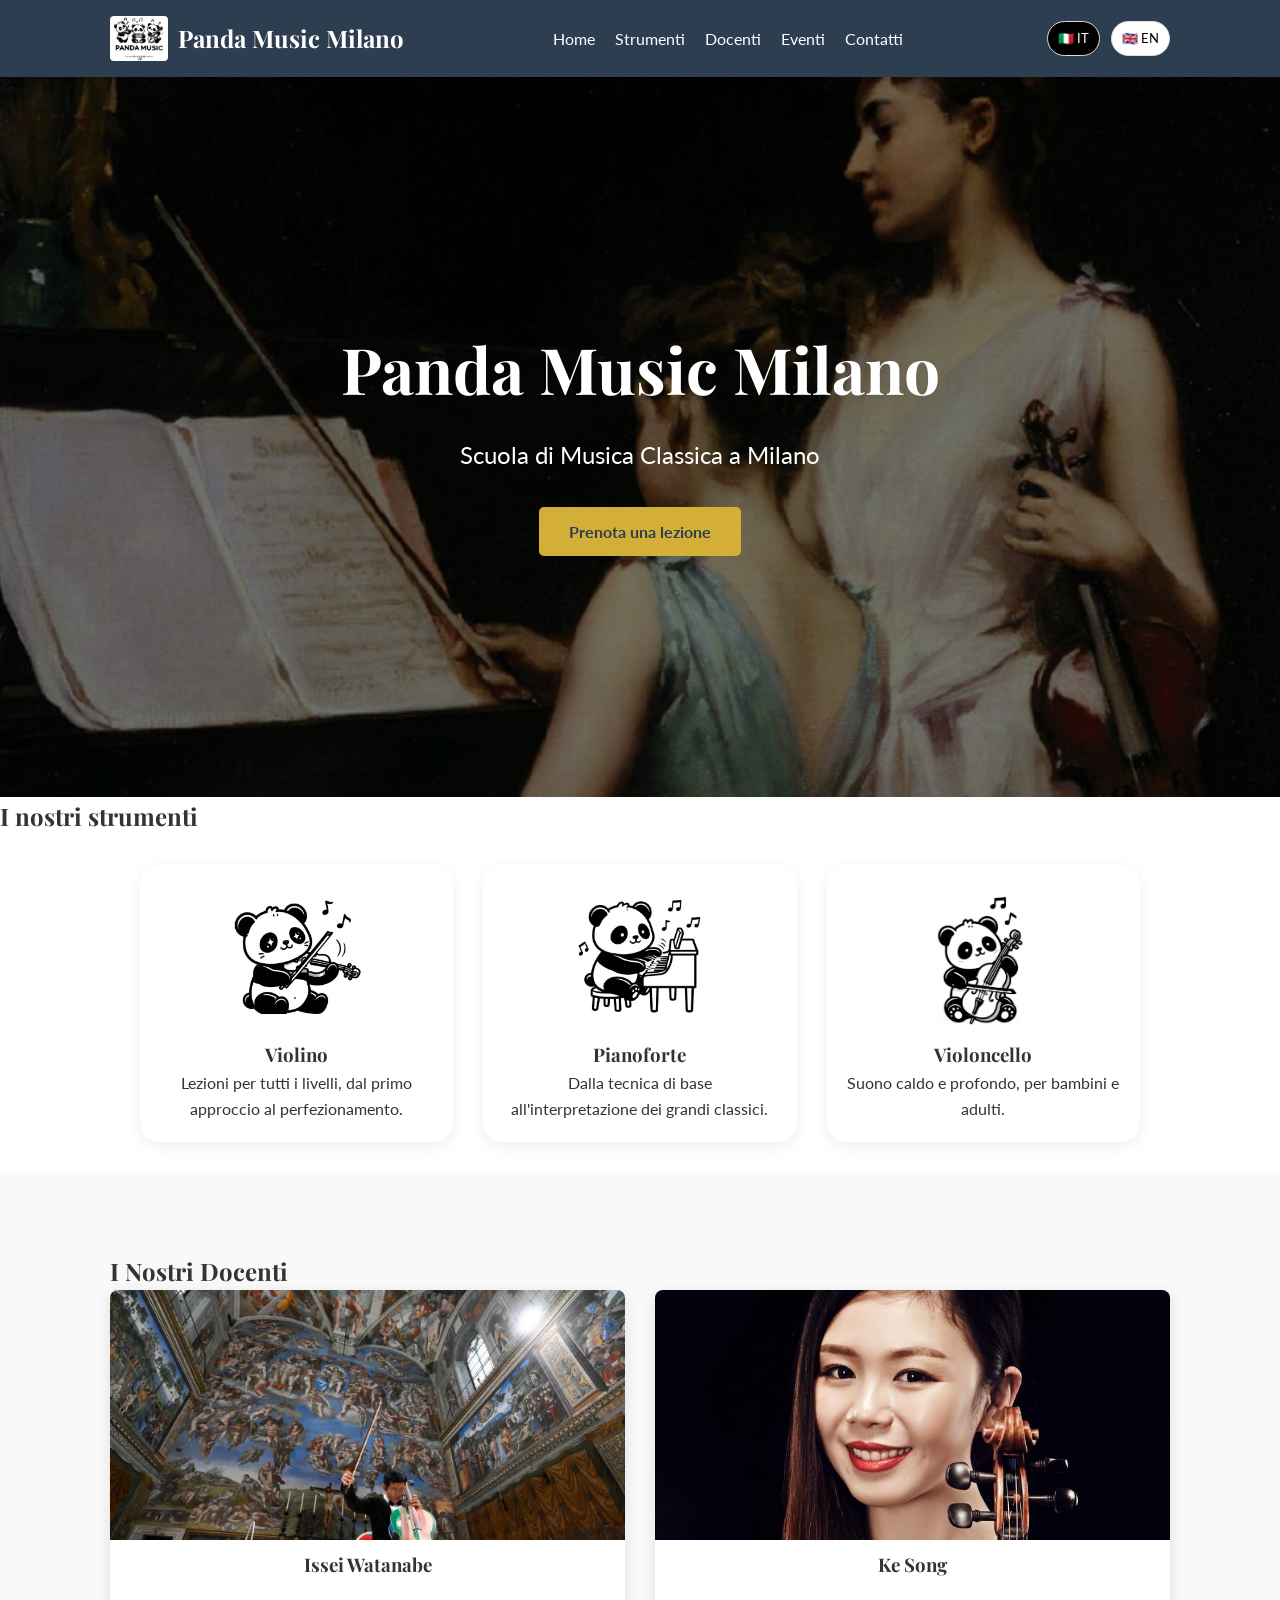
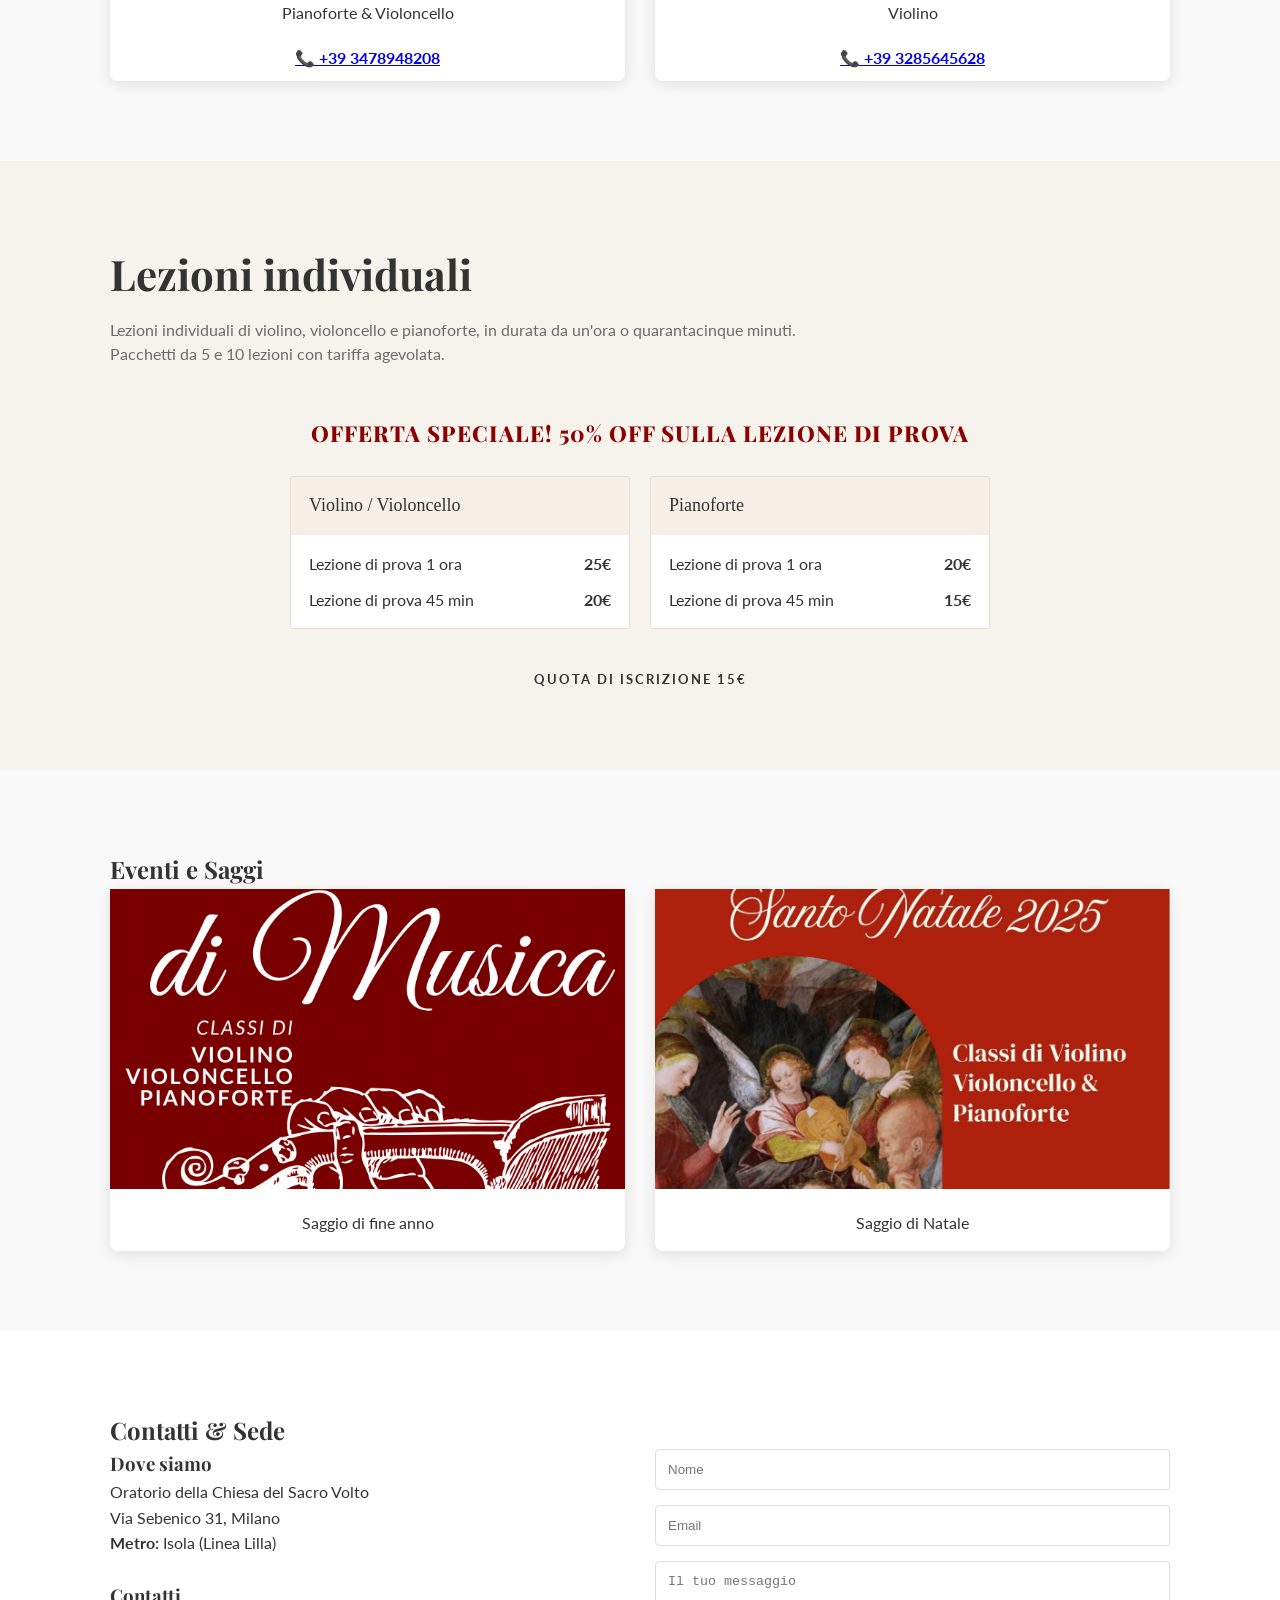
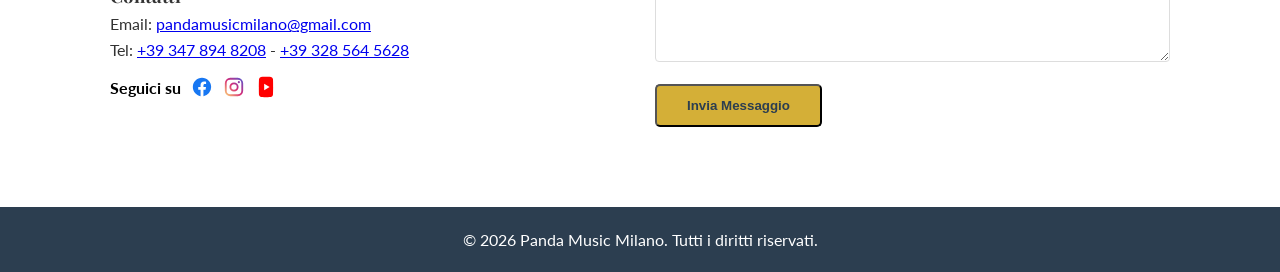
<file: index.html>
<!DOCTYPE html>
<html lang="it">
<head>
    <meta charset="UTF-8">
    <meta name="viewport" content="width=device-width, initial-scale=1.0">
    <title>Scuola di Musica Milano Isola - Panda Music Milano | Violino Violoncello Pianoforte</title>
<meta name="description" content="Scuola di musica in Isola, Milano - Via Sebenico 31. Lezioni individuali di violino, violoncello e pianoforte. Lezione di prova da 15€. Oratorio Sacro Volto.">
    <link rel="alternate" hreflang="it" href="https://pandamusicmilano.com/" />
    <link rel="alternate" hreflang="en" href="https://pandamusicmilano.com/en/" />
    <link rel="stylesheet" href="style.css">
    <link rel="preconnect" href="https://fonts.googleapis.com">
    <link rel="preconnect" href="https://fonts.gstatic.com" crossorigin>
    <link href="https://fonts.googleapis.com/css2?family=Playfair+Display:ital,wght@0,400;0,700;1,400&family=Lato:wght@300;400;700&display=swap" rel="stylesheet">
</head>
<body>
    <header>
        <nav>
            <div class="logo" style="display: flex; align-items: center; gap: 10px;">
    <img src="logo.jpeg" alt="Panda Music Milano" style="height: 45px; width: auto; border-radius: 4px;">
    <span>Panda Music Milano</span>
</div>
            <ul class="nav-links">
                <li><a href="#home">Home</a></li>
                <li><a href="#strumenti">Strumenti</a></li>
                <li><a href="#docenti">Docenti</a></li>
    
                <li><a href="#eventi">Eventi</a></li>
                <li><a href="#contatti">Contatti</a></li>
                            </ul>
        <div class="lang-switch">
            <a href="/" style="text-decoration:none; padding:6px 10px; border:1px solid #ddd; border-radius:20px; background:#000; color:#fff; font-size:13px;">🇮🇹 IT</a>
            <a href="/en/" style="text-decoration:none; padding:6px 10px; border:1px solid #ddd; border-radius:20px; background:#fff; color:#000; margin-left:5px; font-size:13px;">🇬🇧 EN</a>
        </div>
    </nav>
</header>

    <section id="home" class="hero">
    <div class="hero-content">
        
        <h1>Panda Music Milano</h1>
        <p>Scuola di Musica Classica a Milano</p>
        <a href="#contatti" class="btn">Prenota una lezione</a>
    </div>
</section>

    <section id="strumenti" class="strumenti">
  <h2>I nostri strumenti</h2>
  <div class="strumenti-grid">
    
    <div class="strumento-card">
      <img src="violino.gif" alt="Violino" class="panda-gif">
      <h3>Violino</h3>
      <p>Lezioni per tutti i livelli, dal primo approccio al perfezionamento.</p>
    </div>

    <div class="strumento-card">
      <img src="piano.gif" alt="Pianoforte" class="panda-gif">
      <h3>Pianoforte</h3>
      <p>Dalla tecnica di base all'interpretazione dei grandi classici.</p>
    </div>

    <div class="strumento-card">
      <img src="violoncello.gif" alt="Violoncello" class="panda-gif">
      <h3>Violoncello</h3>
      <p>Suono caldo e profondo, per bambini e adulti.</p>
    </div>

  </div>
</section>

    <section id="docenti" class="section bg-light">
        <div class="container">
            <h2 class="section-title">I Nostri Docenti</h2>
            <div class="grid">
                <div class="profile-card">
                    <div class="profile-img" style="background-image: url('IMG_0498.webp'); background-position: center top; background-size: cover;"></div>
                    <h3>Issei Watanabe</h3>
                    <p>Pianoforte & Violoncello</p>
                    <p class="phone"><a href="tel:+393478948208">📞 +39 3478948208</a></p>
                </div>
                <div class="profile-card">
                    <div class="profile-img" style="background-image: url('IMG_6956.jpeg'); background-position: center 20%; background-size: cover;"></div>
                    <h3>Ke Song</h3>
                    <p>Violino</p>
                    <p class="phone"><a href="tel:+393285645628">📞 +39 3285645628</a></p>
                </div>
            </div>
        </div>
    </section>

    <section id="listino" class="section" style="background:#f6f3ed;">
  <div class="container">
    <h2 class="section-title" style="text-align:left; font-size:42px; margin-bottom:10px;">Lezioni individuali</h2>
    <p style="max-width:750px; color:#6b6b6b; margin-bottom:40px; line-height:1.5;">Lezioni individuali di violino, violoncello e pianoforte, in durata da un'ora o quarantacinque minuti. Pacchetti da 5 e 10 lezioni con tariffa agevolata.</p>

   

<!-- OFFERTA SPECIALE -->
<h3 style="text-align:center; margin:50px 0 25px 0; font-size:22px; letter-spacing:1px; font-weight:800; color:#8b0000;">OFFERTA SPECIALE! 50% OFF SULLA LEZIONE DI PROVA</h3>

<div class="prezzi-offerta-grid" style="display:grid; grid-template-columns: repeat(2, 1fr); gap:20px; max-width:700px; margin:0 auto 30px auto;">

  <!-- Colonna 1 -->
  <div style="background:#fff; border:1px solid #e8e0d8; border-radius:2px;">
    <div style="background:#f5efe6; padding:14px 18px; font-family:serif; font-size:18px;">Violino / Violoncello</div>
    <div style="padding:16px 18px; border-top:1px solid #eee;">
      <div style="display:flex; justify-content:space-between; margin-bottom:10px;"><span>Lezione di prova 1 ora</span><strong>25€</strong></div>
      <div style="display:flex; justify-content:space-between;"><span>Lezione di prova 45 min</span><strong>20€</strong></div>
    </div>
  </div>

  <!-- Colonna 2 -->
  <div style="background:#fff; border:1px solid #e8e0d8; border-radius:2px;">
    <div style="background:#f5efe6; padding:14px 18px; font-family:serif; font-size:18px;">Pianoforte</div>
    <div style="padding:16px 18px; border-top:1px solid #eee;">
      <div style="display:flex; justify-content:space-between; margin-bottom:10px;"><span>Lezione di prova 1 ora</span><strong>20€</strong></div>
      <div style="display:flex; justify-content:space-between;"><span>Lezione di prova 45 min</span><strong>15€</strong></div>
    </div>
  </div>

</div>
      
    <div style="text-align:center; margin-top:40px; font-weight:700; letter-spacing:2px; font-size:13px;">QUOTA DI ISCRIZIONE 15€</div>
  </div>
</section>

    <section id="eventi" class="section bg-light">
        <div class="container">
            <h2 class="section-title">Eventi e Saggi</h2>
            <div class="grid">
                <div class="event-card">
                    <div class="event-img-container">
                        <img src="saggio.png" alt="Saggio di fine anno">
                    </div>
                    <div class="event-info">
                        <p>Saggio di fine anno</p>
                    </div>
                </div>
                <div class="event-card">
                    <div class="event-img-container">
                        <img src="saggionatale.jpeg" alt="Concerto di Natale">
                    </div>
                    <div class="event-info">
                        <p>Saggio di Natale</p>
                    </div>
                </div>
            </div>
        </div>
    </section>

    <section id="contatti" class="section">
        <div class="container">
            <h2 class="section-title">Contatti & Sede</h2>
            <div class="grid">
                <div class="contact-info">
                    <h3>Dove siamo</h3>
                    <p>Oratorio della Chiesa del Sacro Volto</p>
                    <p>Via Sebenico 31, Milano</p>
                    <p><strong>Metro:</strong> Isola (Linea Lilla)</p>
                    <br>
                    <h3>Contatti</h3>
        <p>Email: <a href="mailto:pandamusicmilano@gmail.com">pandamusicmilano@gmail.com</a></p>
        <p>Tel: <a href="tel:+393478948208">+39 347 894 8208</a> - <a href="tel:+393285645628">+39 328 564 5628</a></p>

        <!-- SEGUICI SU - sotto i numeri -->
        <div class="seguici-su-contatti">
          <span>Seguici su</span>
          <a href="https://www.facebook.com/profile.php?id=61565935903559" target="_blank"><svg viewBox="0 0 24 24" fill="#1877F2"><path d="M12 2.04C6.5 2.04 2 6.53 2 12.06C2 17.06 5.66 21.21 10.44 21.96V14.96H7.9V12.06H10.44V9.85C10.44 7.34 11.93 5.96 14.22 5.96C15.31 5.96 16.45 6.15 16.45 6.15V8.62H15.19C13.95 8.62 13.56 9.39 13.56 10.18V12.06H16.34L15.89 14.96H13.56V21.96A10 10 0 0 0 22 12.06C22 6.53 17.5 2.04 12 2.04Z"/></svg></a>
          <a href="https://www.instagram.com/panda_music_milano/" target="_blank"><svg viewBox="0 0 24 24"><defs><linearGradient id="ig" x1="0%" y1="100%" x2="100%" y2="0%"><stop offset="0%" stop-color="#feda75"/><stop offset="50%" stop-color="#d62976"/><stop offset="100%" stop-color="#4f5bd5"/></linearGradient></defs><path fill="url(#ig)" d="M7.8 2h8.4A5.8 5.8 0 0 1 22 7.8v8.4A5.8 5.8 0 0 1 16.2 22H7.8A5.8 5.8 0 0 1 2 16.2V7.8A5.8 5.8 0 0 1 7.8 2m0 2A3.8 3.8 0 0 0 4 7.8v8.4A3.8 3.8 0 0 0 7.8 20h8.4a3.8 3.8 0 0 0 3.8-3.8V7.8A3.8 3.8 0 0 0 16.2 4H7.8m9.5 1.5a1.2 1.2 0 1 1 0 2.4 1.2 1.2 0 0 1 0-2.4M12 7a5 5 0 1 1 0 10 5 5 0 0 1 0-10m0 2a3 3 0 1 0 0 6 3 3 0 0 0 0-6z"/></svg></a>
          <a href="https://youtube.com/@pandamusicmilano?si=l2Gr7CHWzLTpiinb" target="_blank"><svg viewBox="0 0 24 24" fill="#FF0000"><path d="M19.6 3.2A2.9 2.9 0 0 0 17.5 1.1C15.5.9 12 .9 12 .9s-3.5 0-5.5.2A2.9 2.9 0 0 0 4.4 3.2C4.2 5.2 4.2 12 4.2 12s0 6.8.2 8.8a2.9 2.9 0 0 0 2.1 2.1c2 .2 5.5.2 5.5.2s3.5 0 5.5-.2a2.9 2.9 0 0 0 2.1-2.1c.2-2 .2-8.8.2-8.8s0-6.8-.2-8.8zM10 15.5v-7l6 3.5-6 3.5z"/></svg></a>
        </div>
        </div>
                <div class="contact-form">
                    <form action="https://formsubmit.co/pandamusicmilano@gmail.com" method="POST">
  <input type="text" name="name" placeholder="Nome" required>
  <input type="email" name="email" placeholder="Email" required>
  <textarea name="message" placeholder="Il tuo messaggio" rows="5" required></textarea>
  <input type="hidden" name="_captcha" value="false">
  <input type="hidden" name="_subject" value="Nuovo messaggio da Panda Music Milano">
  <button type="submit" class="btn">Invia Messaggio</button>
</form>
                </div>
            </div>
        </div>
    </section>

    <footer>
        <div class="container">
            <p>&copy; <span id="y"></span> Panda Music Milano. Tutti i diritti riservati.</p><script>document.getElementById('y').textContent=new Date().getFullYear()</script>
        </div>
    </footer>
</body>
</html>
</file>
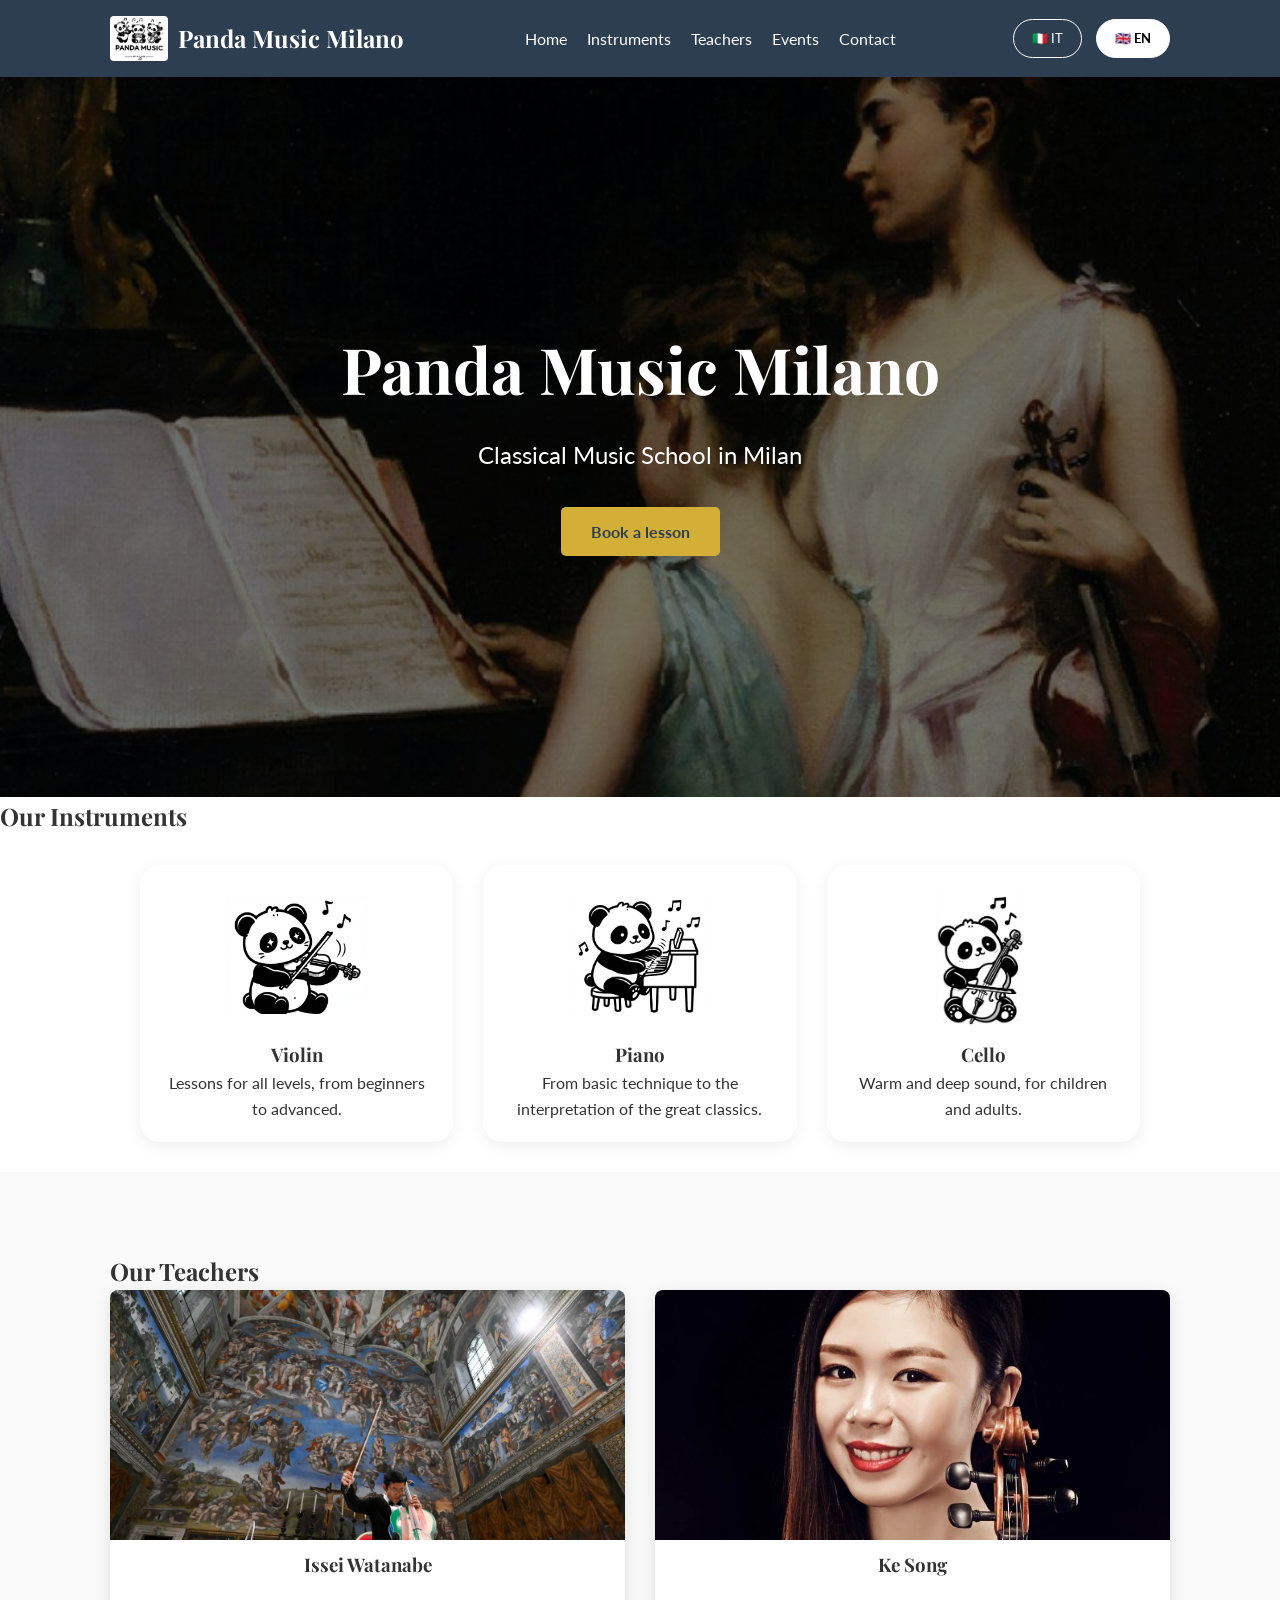
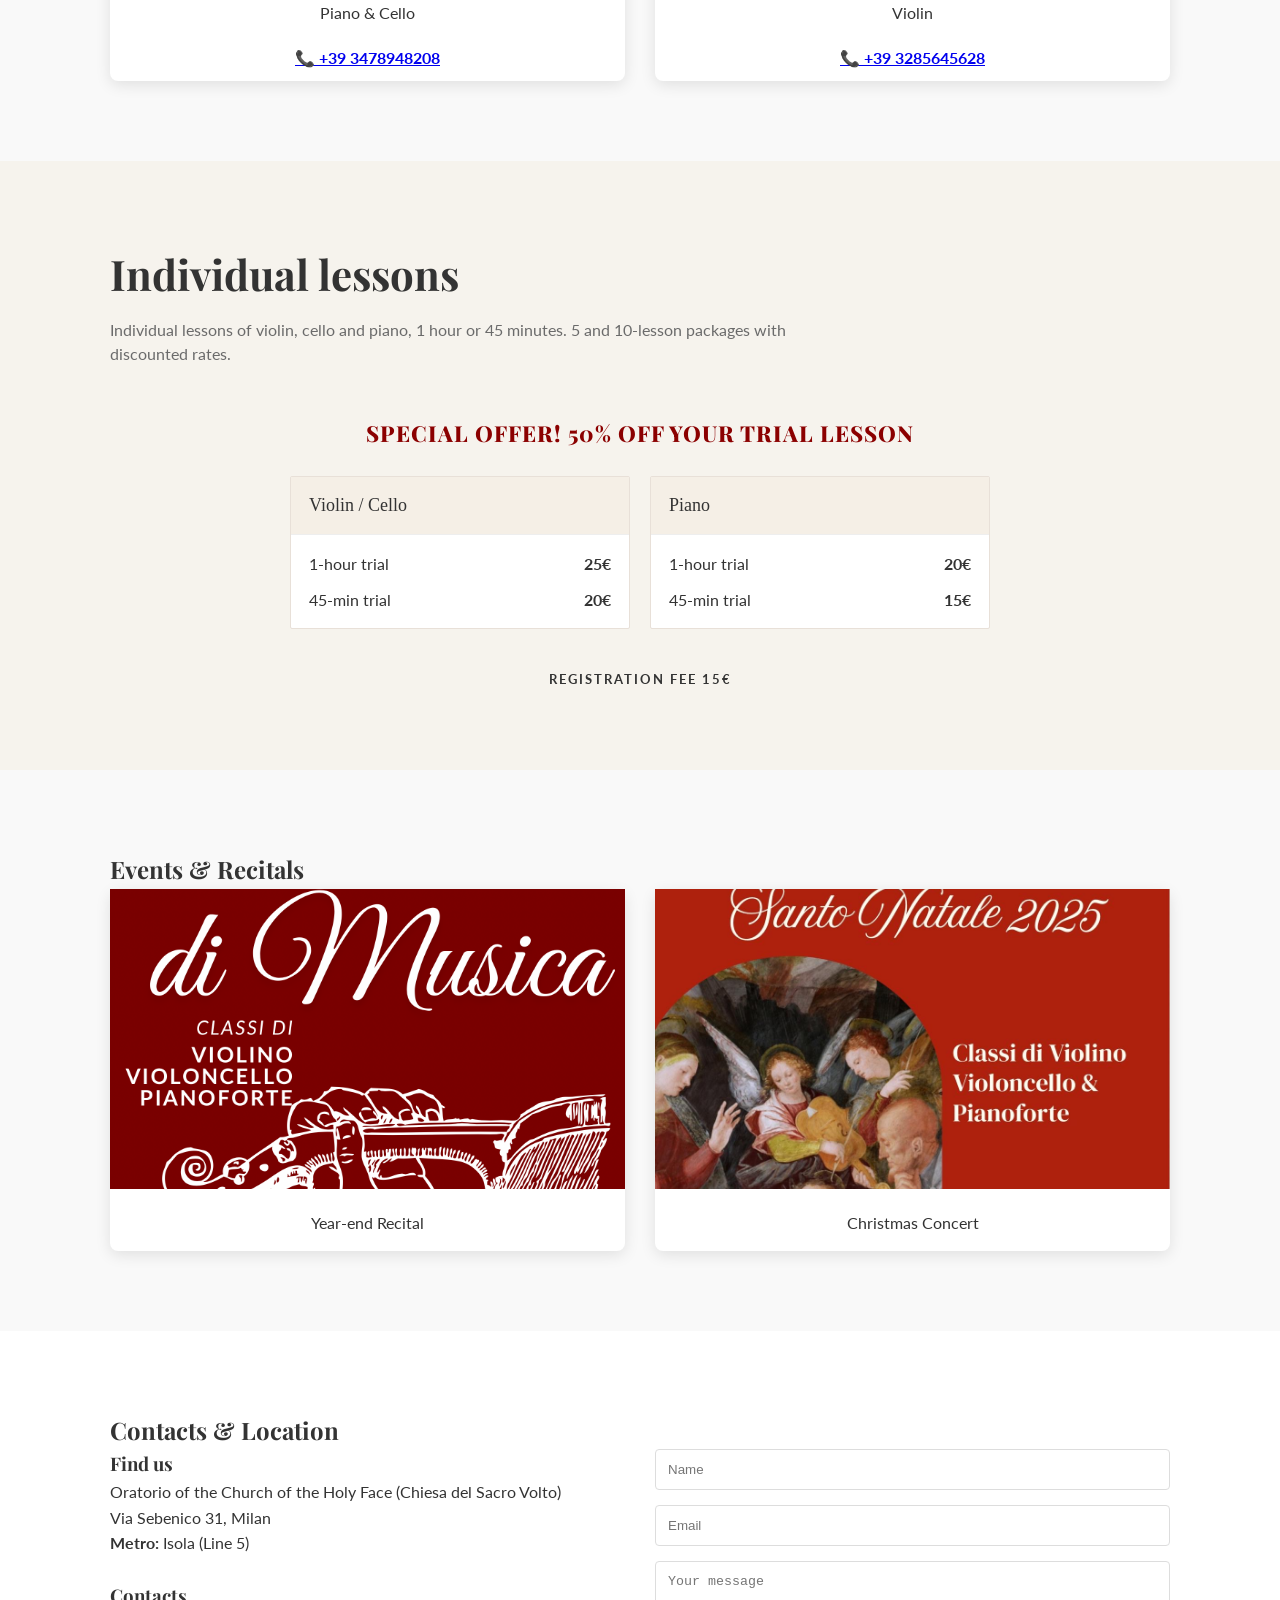
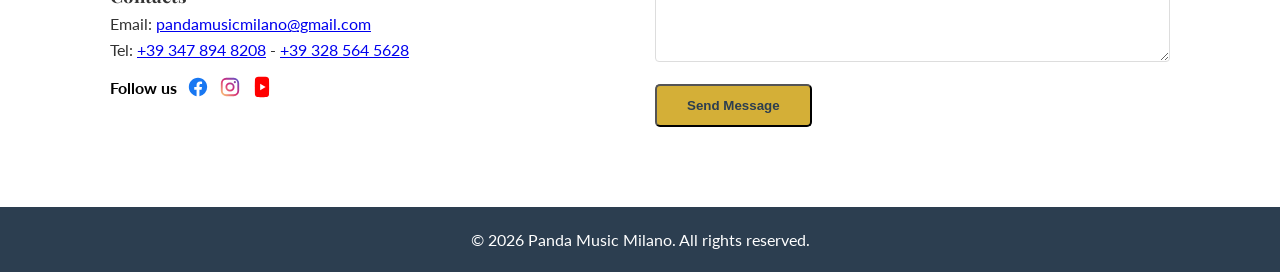
<file: en/index.html>
<!DOCTYPE html>
<html lang="en">
<head>
    <meta charset="UTF-8">
    <meta name="viewport" content="width=device-width, initial-scale=1.0">
    <title>Music School Milan Isola - Panda Music Milano | Violin Cello Piano</title>
    <meta name="description" content="Music school in Isola, Milan - Via Sebenico 31. Individual lessons of violin, cello and piano. Trial lesson from 15€. Sacro Volto Oratory.">
    <link rel="stylesheet" href="../style.css">
    <link rel="alternate" hreflang="it" href="https://pandamusicmilano.com/" />
    <link rel="alternate" hreflang="en" href="https://pandamusicmilano.com/en/" />
    <link rel="preconnect" href="https://fonts.googleapis.com">
    <link rel="preconnect" href="https://fonts.gstatic.com" crossorigin>
    <link href="https://fonts.googleapis.com/css2?family=Playfair+Display:ital,wght@0,400;0,700;1,400&family=Lato:wght@300;400;700&display=swap" rel="stylesheet">

</head>
<body>
    <header>
        <nav>
            <div class="logo" style="display: flex; align-items: center; gap: 10px;">
                <img src="../logo.jpeg" alt="Panda Music Milano" style="height: 45px; width: auto; border-radius: 4px;">
                <span>Panda Music Milano</span>
            </div>
            <ul class="nav-links">
                <li><a href="#home">Home</a></li>
                <li><a href="#strumenti">Instruments</a></li>
                <li><a href="#docenti">Teachers</a></li>
            
                <li><a href="#eventi">Events</a></li>
                <li><a href="#contatti">Contact</a></li>
                    </ul>
        <div class="lang-switch">
            <a href="/" style="text-decoration:none; padding:8px 18px; border:1px solid #fff; border-radius:30px; background:transparent; color:#fff; font-size:13px;">🇮🇹 IT</a>
            <a href="/en/" style="text-decoration:none; padding:8px 18px; border:1px solid #fff; border-radius:30px; background:#fff; color:#000; margin-left:8px; font-size:13px; font-weight:bold;">🇬🇧 EN</a>
        </div>
    </nav>
    </header>

    <section id="home" class="hero">
    <div class="hero-content">
        <h1>Panda Music Milano</h1>
        <p>Classical Music School in Milan</p>
        <a href="#contatti" class="btn">Book a lesson</a>
    </div>
</section>

    <section id="strumenti" class="strumenti">
  <h2>Our Instruments</h2>
  <div class="strumenti-grid">
    <div class="strumento-card">
      <img src="../violino.gif" alt="Violin" class="panda-gif">
      <h3>Violin</h3>
      <p>Lessons for all levels, from beginners to advanced.</p>
    </div>
    <div class="strumento-card">
      <img src="../piano.gif" alt="Piano" class="panda-gif">
      <h3>Piano</h3>
      <p>From basic technique to the interpretation of the great classics.</p>
    </div>
    <div class="strumento-card">
      <img src="../violoncello.gif" alt="Cello" class="panda-gif">
      <h3>Cello</h3>
      <p>Warm and deep sound, for children and adults.</p>
    </div>
  </div>
</section>

    <section id="docenti" class="section bg-light">
        <div class="container">
            <h2 class="section-title">Our Teachers</h2>
            <div class="grid">
                <div class="profile-card">
                    <div class="profile-img" style="background-image: url('../IMG_0498.webp'); background-position: center top; background-size: cover;"></div>
                    <h3>Issei Watanabe</h3>
                    <p>Piano & Cello</p>
                    <p class="phone"><a href="tel:+393478948208">📞 +39 3478948208</a></p>
                </div>
                <div class="profile-card">
                    <div class="profile-img" style="background-image: url('../IMG_6956.jpeg'); background-position: center 20%; background-size: cover;"></div>
                    <h3>Ke Song</h3>
                    <p>Violin</p>
                    <p class="phone"><a href="tel:+393285645628">📞 +39 3285645628</a></p>
                </div>
            </div>
        </div>
    </section>

    <section id="listino" class="section" style="background:#f6f3ed;">
  <div class="container">
    <h2 class="section-title" style="text-align:left; font-size:42px; margin-bottom:10px;">Individual lessons</h2>
    <p style="max-width:750px; color:#6b6b6b; margin-bottom:40px; line-height:1.5;">Individual lessons of violin, cello and piano, 1 hour or 45 minutes. 5 and 10-lesson packages with discounted rates.</p>

  
<h3 style="text-align:center; margin:50px 0 25px 0; font-size:22px; letter-spacing:1px; font-weight:800; color:#8b0000;">SPECIAL OFFER! 50% OFF YOUR TRIAL LESSON</h3>

<div class="prezzi-offerta-grid" style="display:grid; grid-template-columns: repeat(2, 1fr); gap:20px; max-width:700px; margin:0 auto 30px auto;">
  <div style="background:#fff; border:1px solid #e8e0d8; border-radius:2px;">
    <div style="background:#f5efe6; padding:14px 18px; font-family:serif; font-size:18px;">Violin / Cello</div>
    <div style="padding:16px 18px; border-top:1px solid #eee;">
      <div style="display:flex; justify-content:space-between; margin-bottom:10px;"><span>1-hour trial</span><strong>25€</strong></div>
      <div style="display:flex; justify-content:space-between;"><span>45-min trial</span><strong>20€</strong></div>
    </div>
  </div>
  <div style="background:#fff; border:1px solid #e8e0d8; border-radius:2px;">
    <div style="background:#f5efe6; padding:14px 18px; font-family:serif; font-size:18px;">Piano</div>
    <div style="padding:16px 18px; border-top:1px solid #eee;">
      <div style="display:flex; justify-content:space-between; margin-bottom:10px;"><span>1-hour trial</span><strong>20€</strong></div>
      <div style="display:flex; justify-content:space-between;"><span>45-min trial</span><strong>15€</strong></div>
    </div>
  </div>
</div>
      
    <div style="text-align:center; margin-top:40px; font-weight:700; letter-spacing:2px; font-size:13px;">REGISTRATION FEE 15€</div>
  </div>
</section>

    <section id="eventi" class="section bg-light">
        <div class="container">
            <h2 class="section-title">Events & Recitals</h2>
            <div class="grid">
                <div class="event-card">
                    <div class="event-img-container">
                        <img src="../saggio.png" alt="Year-end recital">
                    </div>
                    <div class="event-info">
                        <p>Year-end Recital</p>
                    </div>
                </div>
                <div class="event-card">
                    <div class="event-img-container">
                        <img src="../saggionatale.jpeg" alt="Christmas Concert">
                    </div>
                    <div class="event-info">
                        <p>Christmas Concert</p>
                    </div>
                </div>
            </div>
        </div>
    </section>

    <section id="contatti" class="section">
        <div class="container">
            <h2 class="section-title">Contacts & Location</h2>
            <div class="grid">
                <div class="contact-info">
                    <h3>Find us</h3>
                    <p>Oratorio of the Church of the Holy Face (Chiesa del Sacro Volto)</p>
                    <p>Via Sebenico 31, Milan</p>
                    <p><strong>Metro:</strong> Isola (Line 5)</p>
                    <br>
                    <h3>Contacts</h3>
        <p>Email: <a href="mailto:pandamusicmilano@gmail.com">pandamusicmilano@gmail.com</a></p>
        <p>Tel: <a href="tel:+393478948208">+39 347 894 8208</a> - <a href="tel:+393285645628">+39 328 564 5628</a></p>
        <div class="seguici-su-contatti">
          <span>Follow us</span>
          <a href="https://www.facebook.com/profile.php?id=61565935903559" target="_blank"><svg viewBox="0 0 24 24" fill="#1877F2"><path d="M12 2.04C6.5 2.04 2 6.53 2 12.06C2 17.06 5.66 21.21 10.44 21.96V14.96H7.9V12.06H10.44V9.85C10.44 7.34 11.93 5.96 14.22 5.96C15.31 5.96 16.45 6.15 16.45 6.15V8.62H15.19C13.95 8.62 13.56 9.39 13.56 10.18V12.06H16.34L15.89 14.96H13.56V21.96A10 10 0 0 0 22 12.06C22 6.53 17.5 2.04 12 2.04Z"/></svg></a>
          <a href="https://www.instagram.com/panda_music_milano/" target="_blank"><svg viewBox="0 0 24 24"><defs><linearGradient id="ig" x1="0%" y1="100%" x2="100%" y2="0%"><stop offset="0%" stop-color="#feda75"/><stop offset="50%" stop-color="#d62976"/><stop offset="100%" stop-color="#4f5bd5"/></linearGradient></defs><path fill="url(#ig)" d="M7.8 2h8.4A5.8 5.8 0 0 1 22 7.8v8.4A5.8 5.8 0 0 1 16.2 22H7.8A5.8 5.8 0 0 1 2 16.2V7.8A5.8 5.8 0 0 1 7.8 2m0 2A3.8 3.8 0 0 0 4 7.8v8.4A3.8 3.8 0 0 0 7.8 20h8.4a3.8 3.8 0 0 0 3.8-3.8V7.8A3.8 3.8 0 0 0 16.2 4H7.8m9.5 1.5a1.2 1.2 0 1 1 0 2.4 1.2 1.2 0 0 1 0-2.4M12 7a5 5 0 1 1 0 10 5 5 0 0 1 0-10m0 2a3 3 0 1 0 0 6 3 3 0 0 0 0-6z"/></svg></a>
          <a href="https://youtube.com/@pandamusicmilano?si=l2Gr7CHWzLTpiinb" target="_blank"><svg viewBox="0 0 24 24" fill="#FF0000"><path d="M19.6 3.2A2.9 2.9 0 0 0 17.5 1.1C15.5.9 12 .9 12 .9s-3.5 0-5.5.2A2.9 2.9 0 0 0 4.4 3.2C4.2 5.2 4.2 12 4.2 12s0 6.8.2 8.8a2.9 2.9 0 0 0 2.1 2.1c2 .2 5.5.2 5.5.2s3.5 0 5.5-.2a2.9 2.9 0 0 0 2.1-2.1c.2-2 .2-8.8.2-8.8s0-6.8-.2-8.8zM10 15.5v-7l6 3.5-6 3.5z"/></svg></a>
        </div>
        </div>
                <div class="contact-form">
                    <form action="https://formsubmit.co/pandamusicmilano@gmail.com" method="POST">
  <input type="text" name="name" placeholder="Name" required>
  <input type="email" name="email" placeholder="Email" required>
  <textarea name="message" placeholder="Your message" rows="5" required></textarea>
  <input type="hidden" name="_captcha" value="false">
  <input type="hidden" name="_subject" value="New message from Panda Music Milano EN">
  <button type="submit" class="btn">Send Message</button>
</form>
                </div>
            </div>
        </div>
    </section>

    <footer>
        <div class="container">
            <p>&copy; <span id="y"></span> Panda Music Milano. All rights reserved.</p><script>document.getElementById('y').textContent=new Date().getFullYear()</script>
        </div>
    </footer>
</body>
</html>
</file>
<file: style.css>
:root {
    --primary-color: #2c3e50;
    --secondary-color: #d4af37; /* Gold theme for classical music */
    --accent-color: #e67e22;
    --bg-light: #f9f9f9;
    --text-color: #333;
    --white: #ffffff;
}

* {
    margin: 0;
    padding: 0;
    box-sizing: border-box;
}

body {
    font-family: 'Lato', sans-serif;
    line-height: 1.6;
    color: var(--text-color);
}

h1, h2, h3 {
    font-family: 'Playfair Display', serif;
}

.container {
    max-width: 1100px;
    margin: auto;
    padding: 0 20px;
}

.section {
    padding: 80px 0;
}

.bg-light {
    background-color: var(--bg-light);
}

.grid {
    display: grid;
    grid-template-columns: repeat(auto-fit, minmax(300px, 1fr));
    gap: 30px;
}

/* Header & Nav */
header {
    background: var(--primary-color);
    color: var(--white);
    padding: 1rem 0;
    position: sticky;
    top: 0;
    z-index: 1000;
}

nav {
    display: flex;
    justify-content: space-between;
    align-items: center;
    max-width: 1100px;
    margin: auto;
    padding: 0 20px;
}

.logo {
    font-size: 1.5rem;
    font-family: 'Playfair Display', serif;
    font-weight: 700;
}

nav ul {
    display: flex;
    list-style: none;
}

nav ul li {
    margin-left: 20px;
}

nav ul li a {
    color: var(--white);
    text-decoration: none;
    transition: color 0.3s;
}

nav ul li a:hover {
    color: var(--secondary-color);
}

/* Hero Section */
.hero {
    height: 80vh;
    background: linear-gradient(rgba(0,0,0,0.55), rgba(0,0,0,0.55)), url('keynote.jpeg');
    background-size: 105% auto;
    background-position: center top;
    background-repeat: no-repeat;
    display: flex;
    align-items: center;
    justify-content: center;
    text-align: center;
    color: var(--white);
}

.hero-content h1 {
    font-size: 4rem;
    margin-bottom: 1rem;
}

.hero-content p {
    font-size: 1.5rem;
    margin-bottom: 2rem;
}

.btn {
    display: inline-block;
    background: var(--secondary-color);
    color: var(--primary-color);
    padding: 12px 30px;
    text-decoration: none;
    border-radius: 5px;
    font-weight: bold;
    transition: transform 0.3s;
}

.btn:hover {
    transform: scale(1.05);
}

/* Cards */
.card, .profile-card, .event-card {
    background: var(--white);
    padding: 30px;
    border-radius: 8px;
    box-shadow: 0 4px 15px rgba(0,0,0,0.1);
    text-align: center;
}

.profile-card {
    padding: 0;
    overflow: hidden;
}

.profile-img {
    height: 250px;
    background-size: cover;
    background-position: center;
}

.profile-card h3, .profile-card p {
    padding: 10px 20px;
}

.phone {
    font-weight: bold;
    color: var(--primary-color);
}

/* Table */
.table-container {
    overflow-x: auto;
}

table {
    width: 100%;
    border-collapse: collapse;
    margin-bottom: 20px;
}

table th, table td {
    border: 1px solid #ddd;
    padding: 15px;
    text-align: left;
}

table th {
    background-color: var(--primary-color);
    color: var(--white);
}

.note {
    font-style: italic;
    color: #666;
}

/* Events */
.event-card {
    padding: 0;
}

.event-card img {
    width: 100%;
    height: 300px;
    object-fit: cover;
}

.event-info {
    padding: 15px;
}

/* Contact Form */
form input, form textarea {
    width: 100%;
    padding: 12px;
    margin-bottom: 15px;
    border: 1px solid #ddd;
    border-radius: 4px;
}

/* Footer */
footer {
    background: var(--primary-color);
    color: var(--white);
    text-align: center;
    padding: 20px 0;
}

/* Mobile Responsive */
@media (max-width: 768px) {
    nav {
        flex-direction: column;
    }
    nav ul {
        margin-top: 1rem;
    }
    .hero-content h1 {
        font-size: 2.5rem;
    }
}
.prezzi-grid { display: grid; grid-template-columns: repeat(3, 1fr); gap: 25px; }
.prezzi-card { background: #fff; border: 1px solid #ddd; }
.prezzi-header { background: #ece8de; padding: 18px 20px; font-family: serif; font-size: 22px; border-bottom: 1px solid #ddd; }
.prezzi-body { padding: 18px 20px; }
.prezzi-label { color: #7a2a2a; font-size: 11px; letter-spacing: 1.5px; font-weight: 700; margin-bottom: 12px; }
.prezzi-row { display: flex; justify-content: space-between; padding: 6px 0; font-size: 14px; color: #555; }
.prezzi-row strong { color: #111; font-weight: 700; }

@media (max-width: 900px) { .prezzi-grid { grid-template-columns: 1fr; } }

.strumenti-grid {
  display: grid;
  grid-template-columns: repeat(auto-fit, minmax(240px, 1fr));
  gap: 30px;
  margin-top: 30px;
}

.strumento-card {
  background: white;
  border-radius: 20px;
  padding: 25px;
  text-align: center;
  box-shadow: 0 4px 15px rgba(0,0,0,0.07);
  transition: transform 0.2s;
}

.strumento-card:hover {
  transform: translateY(-6px);
}

.panda-gif {
  width: 160px;
  height: 160px;
  object-fit: contain;
  margin-bottom: 15px;
}
/* FIX PANDA GIF */
#strumenti .strumenti-grid, .strumenti-grid {
  display: grid !important;
  grid-template-columns: repeat(3, 1fr) !important;
  gap: 30px !important;
  max-width: 1000px;
  margin: 30px auto;
}

.strumento-card {
  text-align: center !important;
  padding: 20px !important;
}

.panda-gif {
  width: 140px !important;
  height: 140px !important;
  object-fit: contain !important;
  display: block !important;
  margin: 0 auto 15px auto !important;
}

/* su mobile diventa 1 colonna */
@media (max-width: 768px) {
  #strumenti .strumenti-grid, .strumenti-grid {
    grid-template-columns: 1fr !important;
  }
}

/* FIX ICONE PICCOLE - Seguici su */
.seguici-su-contatti {
  display: flex!important;
  flex-direction: row!important;
  align-items: center!important;
  gap: 10px!important;
  margin-top: 12px!important;
  padding-top: 0!important;
  border-top: none!important;
}

.seguici-su-contatti span {
  font-size: inherit!important;
  font-weight: bold!important; /* uguale a Contatti */
  font-family: inherit!important;
  color: #000!important;
  margin: 0!important;
}

.seguici-su-contatti a {
  width: 22px!important;
  height: 22px!important;
  display: inline-block!important;
  line-height: 0!important;
}

.seguici-su-contatti a svg {
  width: 22px!important;
  height: 22px!important;
  max-width: 22px!important;
  max-height: 22px!important;
  display: block!important;
}
@media (max-width: 768px){
  .prezzi-offerta-grid{grid-template-columns:1fr!important; max-width:360px!important;}
}
/* Fix bandierine lingua */
nav {
  display: flex;
  align-items: center;
  justify-content: space-between;
  position: relative;
}
.lang-switch {
  display: flex;
  gap: 6px;
  margin-left: 15px;
  flex-shrink: 0;
}
@media (max-width: 768px) {
  .nav-links {
    flex-wrap: wrap;
  }
  .lang-switch {
    position: static;
  }
}
</file>
